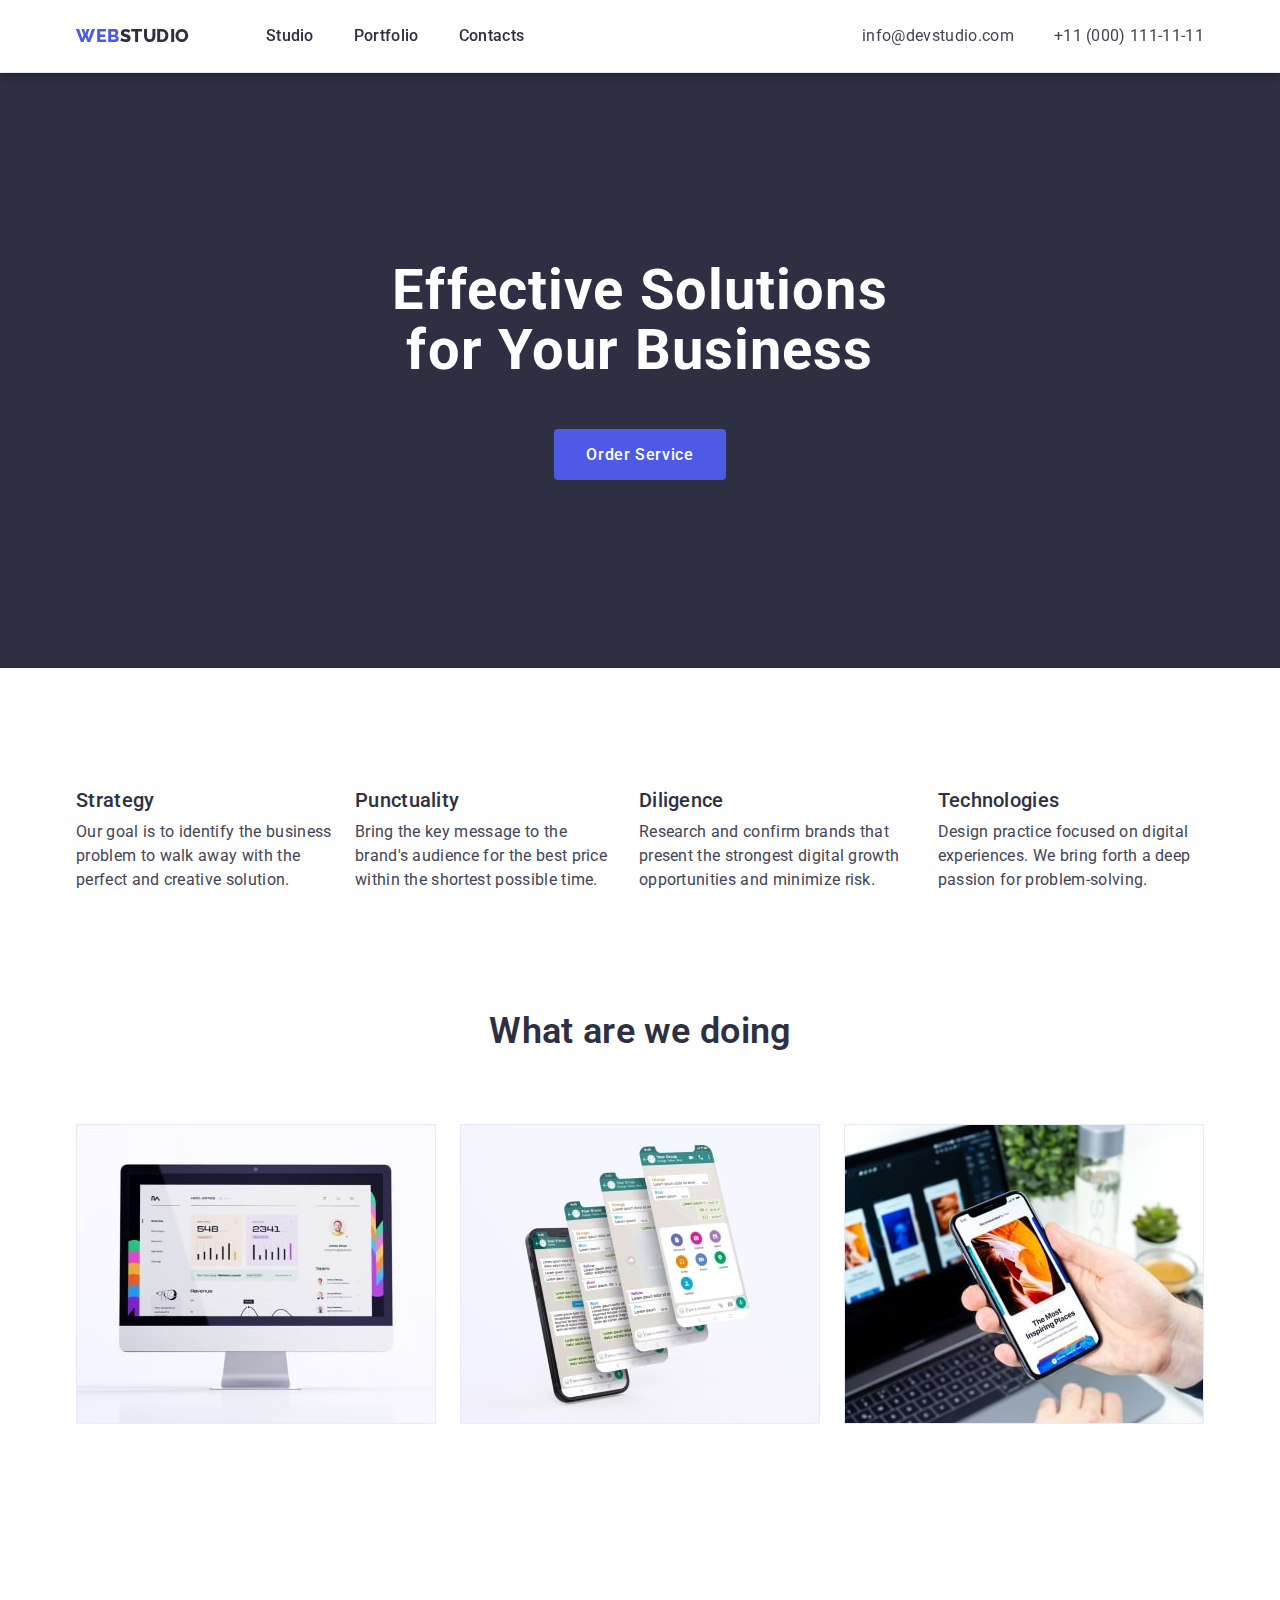
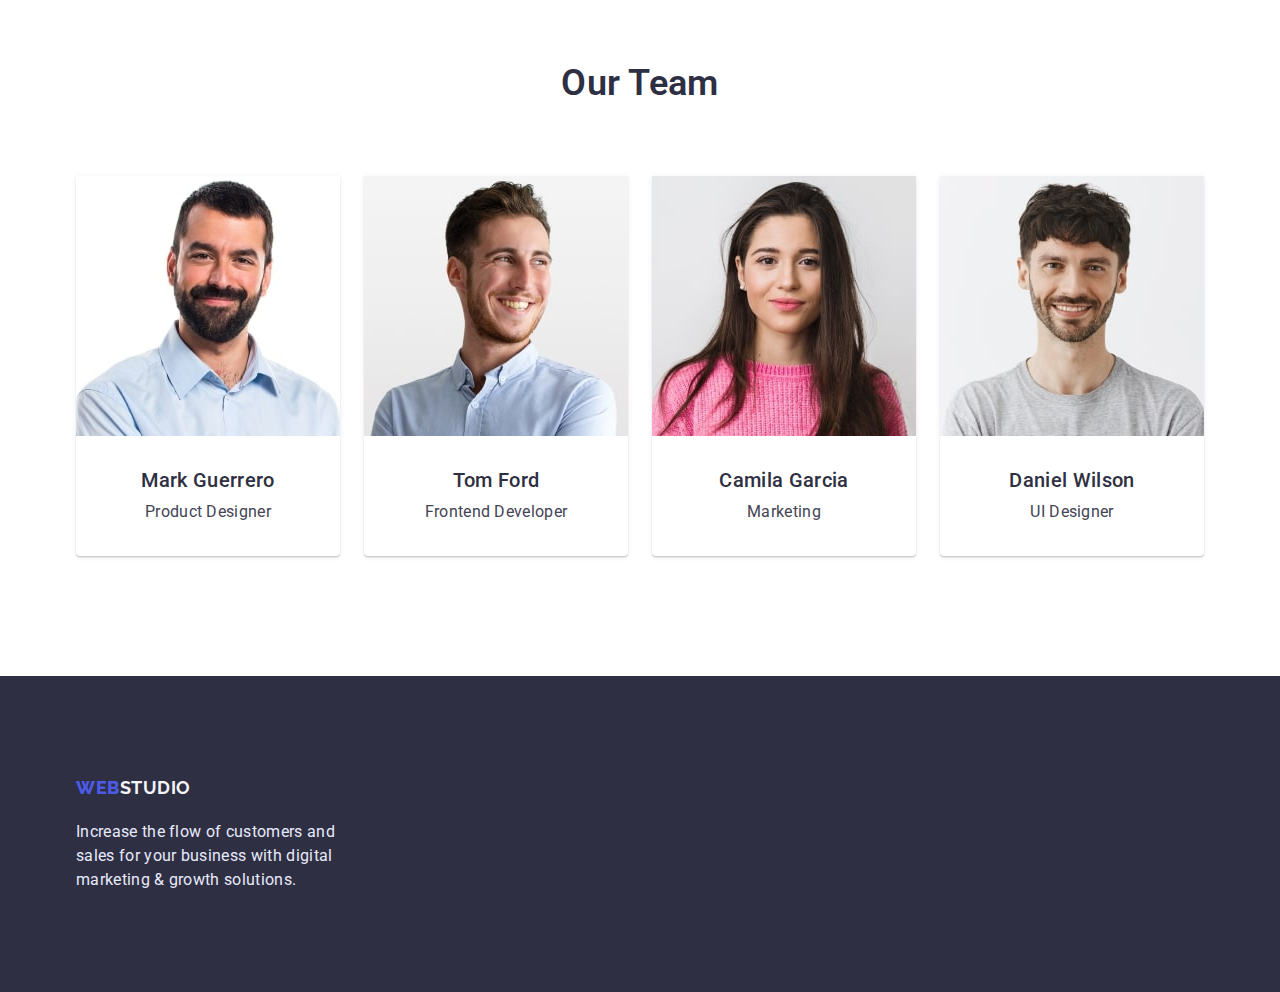
<file: index.html>
<!DOCTYPE html>
<html lang="en">
  <head>
    <meta charset="UTF-8" />
    <meta http-equiv="X-UA-Compatible" content="IE=edge" />
    <meta name="viewport" content="width=, initial-scale=1.0" />
    <link rel="stylesheet" href="./css/modern-normalize.css" />
    <link rel="stylesheet" href="./css/styles.css" />
    <link rel="preconnect" href="https://fonts.googleapis.com" />
    <link rel="preconnect" href="https://fonts.gstatic.com" crossorigin />
    <link
      href="https://fonts.googleapis.com/css2?family=Raleway:wght@800&family=Roboto:wght@400;500;700;900&display=swap"
      rel="stylesheet"
    />

    <title>Studio</title>
  </head>
  <body class="site-body">
    <!--header-->
    <header class="header">
      <div class="container header-container">
        <nav class="heder-navigation">
         
            <a class="logo link" href="./index.html">
              web <span class="heder-logo">studio</span>
            </a>
          
          <ul class="heder-list list">
            <li class="heder-item">
              <a class="hader-link link" href="./index.html">Studio</a>
            </li>
            <li class="heder-item">
              <a class="hader-link link" href="./portfolio.html">Portfolio</a>
            </li>
            <li class="heder-item">
              <a class="hader-link link" href="./index.html">Contacts</a>
            </li>
          </ul>
        </nav>
        <ul class="contacts list">
          <li>
            <a class="heder-contacts-link link" href="mailto:info@devstudio.com"
              >info@devstudio.com</a
            >
          </li>

          <li class="heder-contacts link">
            <a class="heder-contacts-link link" href="tel:+110001111111">+11 (000) 111-11-11</a>
          </li>
        </ul>
      </div>
    </header>

    <main class="main">
      <!--Dark-bg-->
      <section class="hero">
        <div class="container">
          <h1 class="hero-title">Effective Solutions for Your Business</h1>
          <!--Button -->
          <button class="hero-btn btn" type="button">Order Service</button>
        </div>
      </section>

      <!--section 1 Key team skills-->

      <section class="advantages-content">
        <div class="container">
          <h2 class="visually-hidden">Key team skills webstudio</h2>
          <ul class="advantages-list list">
            <li class="advantages-item">
              <h3 class="advantages-title title-h3">Strategy</h3>
              <p class="advantages-text">
                Our goal is to identify the business problem to walk away with the perfect and
                creative solution.
              </p>
            </li>
            <li class="advantages-item">
              <h3 class="advantages-title title-h3">Punctuality</h3>
              <p class="advantages-text">
                Bring the key message to the brand's audience for the best price within the shortest
                possible time.
              </p>
            </li>
            <li class="advantages-item">
              <h3 class="advantages-title title-h3">Diligence</h3>
              <p class="advantages-text">
                Research and confirm brands that present the strongest digital growth opportunities
                and minimize risk.
              </p>
            </li>
            <li class="advantages-item">
              <h3 class="advantages-title title-h3">Technologies</h3>
              <p class="advantages-text">
                Design practice focused on digital experiences. We bring forth a deep passion for
                problem-solving.
              </p>
            </li>
          </ul>
        </div>
      </section>
      <!--section 4 What are we doing-->
      <section class="work-content">
        <div class="container">
          <h2 class="title-h2">What are we doing</h2>
          <ul class="work-list list">
            <li class="work-list-item">
              <img src="./images/comp.jpg" alt="computer apple" width="360" height="300" />
            </li>
            <li class="work-list-item">
              <img src="./images/tel.jpg" alt="phone shows pages" width="360" height="300" />
            </li>
            <li class="work-list-item">
              <img src="./images/tel-comp.jpg" alt="phone and computer" width="360" height="300" />
            </li>
          </ul>
        </div>
      </section>
      <!-- section 3 Our Team-->
      <section class="team-content">
        <div class="container">
          <h2 class="title-h2">Our Team</h2>
          <ul class="team-list list">
            <li class="team-list-item">
              <img src="./images/PrDes.jpg" alt="guy brunette bearded" width="264" height="260" />
              <div class="item-text">
                <h3 class="title-h3">Mark Guerrero</h3>
                <p class="team-text">Product Designer</p>
              </div>
            </li>
            <li class="team-list-item">
              <img src="./images/Frontend.jpg" alt="blond guy" width="264" height="260" />
              <div class="item-text">
                <h3 class="title-h3">Tom Ford</h3>
                <p class="team-text">Frontend Developer</p>
              </div>
            </li>
            <li class="team-list-item">
              <img
                src="./images/Marketing.jpg"
                alt="girl with long hair in a pink sweater"
                width="264"
                height="260"
              />
              <div class="item-text">
                <h3 class="title-h3">Camila Garcia</h3>
                <p class="team-text">Marketing</p>
              </div>
            </li>
            <li class="team-list-item">
              <img
                src="./images/UIDes.jpg"
                alt="curly-haired boy smiling"
                width="264"
                height="260"
              />
              <div class="item-text">
                <h3 class="team-title title-h3">Daniel Wilson</h3>
                <p class="team-text">UI Designer</p>
              </div>
            </li>
          </ul>
        </div>
      </section>
    </main>
    <!--footer-->
    <footer class="footer">
      <div class="container">
        
          <a class="logo link" href="./index.html"> Web <span class="footer-logo">Studio</span> </a>
        
        <p class="footer-text">
          Increase the flow of customers and sales for your business with digital marketing & growth
          solutions.
        </p>
      </div>
    </footer>
  </body>
</html>
</file>
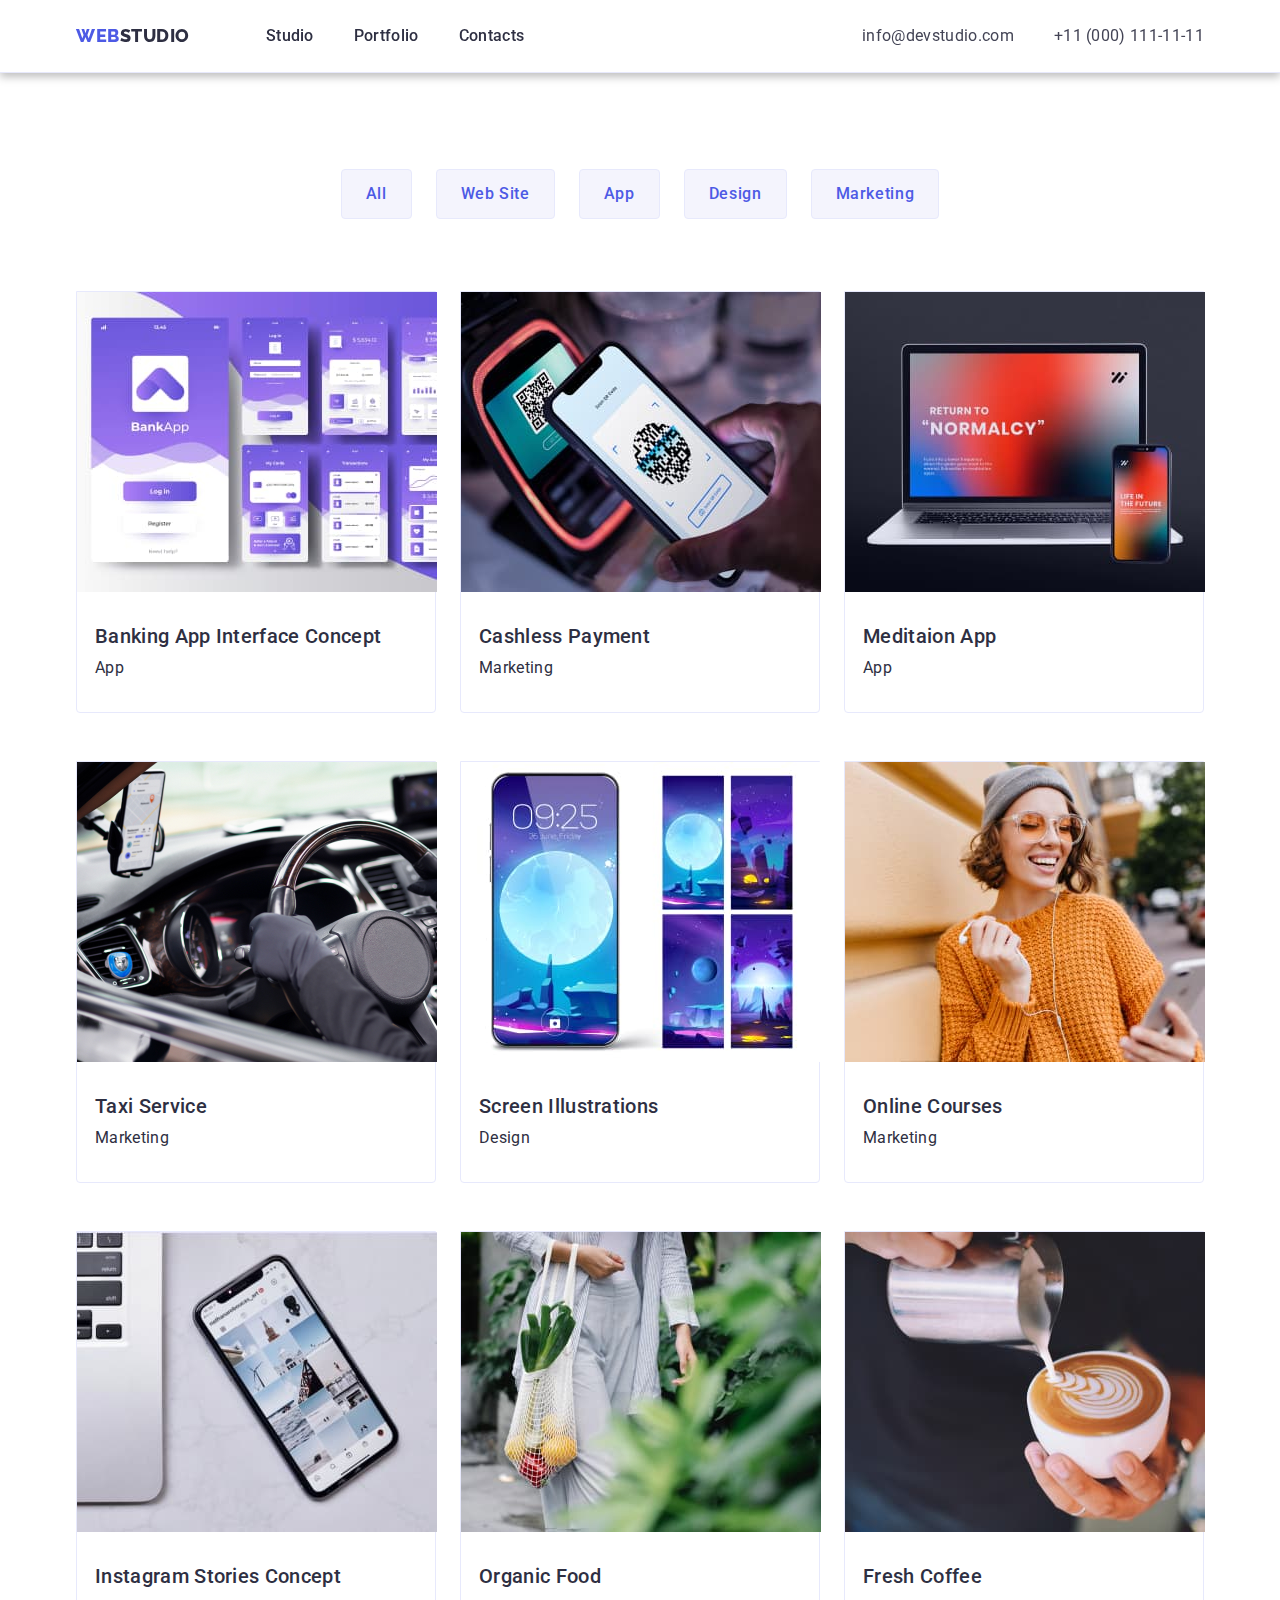
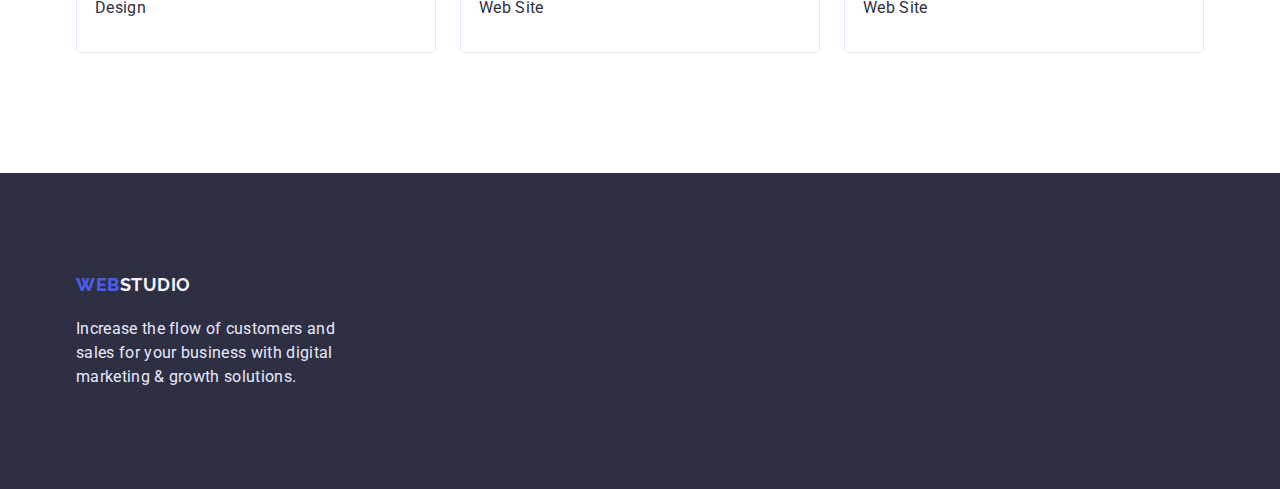
<file: portfolio.html>
<!DOCTYPE html>
<html lang="en">
  <head>
    <meta charset="UTF-8" />
    <meta http-equiv="X-UA-Compatible" content="IE=edge" />
    <meta name="viewport" content="width=, initial-scale=1.0" />
    <link rel="stylesheet" href="./css/modern-normalize.css" />
    <link rel="stylesheet" href="./css/styles.css" />
    <link rel="preconnect" href="https://fonts.googleapis.com" />
    <link rel="preconnect" href="https://fonts.gstatic.com" crossorigin />
    <link
      href="https://fonts.googleapis.com/css2?family=Raleway:wght@800&family=Roboto:wght@400;500;700;900&display=swap"
      rel="stylesheet"
    />
    
    <title>Portfolio</title>
  </head>
  <body class="site-body">
    <header class="header">
      <div class="container header-container">
        <nav class="heder-navigation">
          <div class="logo-link">
            <a class="logo link" href="./index.html">
              web <span class="heder-logo">studio</span>
            </a>
          </div>
          <ul class="heder-list list">
            <li class="heder-item">
              <a class="hader-link link" href="./index.html">Studio</a>
            </li>
            <li class="heder-item">
              <a class="hader-link link" href="./portfolio.html">Portfolio</a>
            </li>
            <li class="heder-item">
              <a class="hader-link link" href="./index.html">Contacts</a>
            </li>
          </ul>
        </nav>
        <ul class="contacts list">
          <li>
            <a class="heder-contacts-link link" href="mailto:info@devstudio.com"
              >info@devstudio.com</a
            >
          </li>
          <li class="heder-contacts link">
            <a class="heder-contacts-link link tel" href="tel:+110001111111">+11 (000) 111-11-11</a>
          </li>
        </ul>
      </div>
    </header>
    <main class="main">
      <section class="portfolio">
        <div class="container">
          <h1 class="visually-hidden">Portfolio</h1>
          <!--filter buttons -->
          <div class="filter">
            <button class="filter-btn btn" type="button">All</button>
            <button class="filter-btn btn" type="button">Web Site</button>
            <button class="filter-btn btn" type="button">App</button>
            <button class="filter-btn btn" type="button">Design</button>
            <button class="filter-btn btn" type="button">Marketing</button>
          </div>
          <!--portfolio -->
          <ul class="portfolio-list list">
            <li class="portfolio-list-item">
              <a class="link-portfolio" href="#">
                <img
                  src="./images/dev1.jpg"
                  alt="Screenshots from the phone banking application"
                  width="360"
                  height="300"
                />
              
              <div class="portfolio-item-title">
                <h2 class="title-h3">Banking App Interface Concept</h2>
                <p>App</p>
              </div>
            </a>
            </li>

            <li class="portfolio-list-item">
              <a class="link-portfolio" href="#">
                <img
                  src="./images/dev2.jpg"
                  alt="the phone scans the qr-code"
                  width="360"
                  height="300"
                />
              
              <div class="portfolio-item-title">
                <h2 class="title-h3">Cashless Payment</h2>
                <p>Marketing</p>
              </div>
            </a>
            </li>

            <li class="portfolio-list-item">
              <a  class="link-portfolio" href="#">
                <img src="./images/dev3.jpg" alt="Laptop and phone" width="360" height="300" />
              
              <div class="portfolio-item-title">
                <h2 class="title-h3">Meditaion App</h2>
                <p>App</p>
              </div>
            </a>
            </li>

            <li class="portfolio-list-item">
              <a  class="link-portfolio" href="#">
                <img
                  src="./images/dev4.jpg"
                  alt="the phone in the holder and the driver"
                  width="360"
                  height="300"
                />
              
              <div class="portfolio-item-title">
                <h2 class="title-h3">Taxi Service</h2>
                <p>Marketing</p>
              </div>
            </a>
            </li>

            <li class="portfolio-list-item">
              <a  class="link-portfolio" href="#">
                <img
                  src="./images/dev5.jpg"
                  alt="Five screenshots from the phone"
                  width="360"
                  height="300"
                />
              
              <div class="portfolio-item-title">
                <h2 class="title-h3">Screen Illustrations</h2>
                <p>Design</p>
              </div>
            </a>
            </li>

            <li class="portfolio-list-item">
              <a  class="link-portfolio" href="#">
                <img src="./images/dev6.jpg" alt="girl with headphones " width="360" height="300" />
              
              <div class="portfolio-item-title">
                <h2 class="title-h3">Online Courses</h2>
                <p>Marketing</p>
              </div>
            </a>
            </li>

            <li class="portfolio-list-item">
              <a class="link-portfolio"  href="#">
                <img
                  src="./images/dev7.jpg"
                  alt="Instagram page on your phone screen "
                  width="360"
                  height="300"
                />
              
              <div class="portfolio-item-title">
                <h2 class="title-h3">Instagram Stories Concept</h2>
                <p>Design</p>
              </div>
            </a>
            </li>

            <li class="portfolio-list-item">
              <a class="link-portfolio" href="#">
                <img
                  src="./images/dev8.jpg"
                  alt="a girl holding an eco-bag of vegetables"
                  width="360"
                  height="300"
                />
              
              <div class="portfolio-item-title">
                <h2 class="title-h3">Organic Food</h2>
                <p>Web Site</p>
              </div>
            </a>
            </li>

            <li class="portfolio-list-item">
              <a  class="link-portfolio" href="#">
                <img
                  src="./images/dev9.jpg"
                  alt="The barista pours the cappuccino"
                  width="360"
                  height="300"
                />
             
              <div class="portfolio-item-title">
                <h2 class="title-h3">Fresh Coffee</h2>
                <p>Web Site</p>
              </div>
            </a>
            </li>
          </ul>
        </div>
      </section>
    </main>
    <!--footer-->
    <footer class="footer">
      <div class="container">
          <a class="logo link" href="./index.html"> Web <span class="footer-logo">Studio</span> </a>
        <p class="footer-text">
          Increase the flow of customers and sales for your business with digital marketing & growth
          solutions.
        </p>
      </div>
    </footer>
  </body>
</html>
</file>
<file: css/styles.css>
:root {
    /*--title-color: #212121;*/
    --text-color: #2E2F42;
    --secondary-text-color: #434455;
    --accent-brand: #4D5AE5;
    --accent-active: #404BBF;
    --heder-logo: #000000;
    --site-background-color: #ffffff;
    --header-background-color: #ffffff;
    --hero-footer-bckround-color: #2E2F42;
    --hero-btn-text-color: #ffffff;
    --team-background-color: #F4F4FD;
    --filter-btn-background-color: #F4F4FD;
    --filter-btn-text-color: #ffffff;
    --footer-logo: #f5f4fa;}


*,
*::before,
*::after {
    box-sizing: border-box;}
 
h1, 
h2, 
h3, 
ul,
p {
    margin: 0 ;
    padding: 0 ;
}

ul {
   padding-left: 0;
}
img {
    display: block;
}


body {
    font-family: "Roboto", sans-serif;
    font-weight: 400;
    font-size: 16px;
    line-height: 1.5;
    letter-spacing: 0.02em;
    color: var(--secondary-text-color);
}
.main {
    background-color: var(--site-background-color);   
}

/* ------HEADER-----------*/
.container {
    width: 1158px;
    margin: 0 auto;
    padding-left: 15px;
    padding-right: 15px;
}

.header{
background-color: var(--header-background-color);
border-bottom: 1px solid #E7E9FC;
filter: drop-shadow(0px 4px 4px rgba(0, 0, 0, 0.25));
padding-top: 24px;
padding-bottom: 24px;
display: block;
}

.heder-navigation {
    display: flex;
    margin-right: auto;
    align-items: center;
}

.header-container {
    display: flex
 } 

.heder-logo {
    font-family: "Raleway";
    font-weight: 800;
    font-size: 18px;
    line-height: 1.33;
    letter-spacing: 0.03em;
    color: var(--text-color);
    text-transform: uppercase;
    display: flex; 
}

.logo {
    font-family: "Raleway";
    font-weight: 800;
    font-size: 18px;
    line-height: 1.33;
    letter-spacing: 0.03em;
    color: var(--accent-brand);
    text-transform: uppercase;  
    display: flex; 
}


.heder-list {
    display: flex;
    gap: 40px;
    margin-left: 76px;
}

.list {
    list-style: none;
}

.hader-link {
    font-weight: 500;
    font-size: 16px;
    line-height: 1.5;
    letter-spacing: 0.02em;
    color: var(--text-color);
}

.link {
    text-decoration: none;
    
}

.link:hover, 
.link:focus {
    color: var(--accent-active);
}

.contacts {
    display: flex ;
    align-items: center;
    gap: 40px;
    margin-left: auto;
}

.heder-contacts-link {
    font-weight: 400;
    font-size: 16px;
    line-height: 1.5;
    letter-spacing: 0.02em;
    color: var(--secondary-text-color);
}

/*-------HERO----------*/

.hero {
    background-color: var(--hero-footer-bckround-color);
    padding-top: 188px;
    padding-bottom: 188px;
}

.hero-title {
    font-weight: 700;
    font-size: 56px;
    line-height: 1.07;
    text-align: center;
    letter-spacing: 0.02em;
    margin-left: auto;
    margin-right: auto;
    margin-bottom: 48px;
    width: 496px;
    color: var(--filter-btn-text-color); 
}
    

.btn {
    cursor: pointer;
    border: none;
    font-family: inherit;  
    border-radius: 4px;
}
.hero-btn {
    font-weight: 500;
    font-size: 16px;
    line-height: 1.19;
    align-items: center;
    letter-spacing: 0.04em;
    color: var(--hero-btn-text-color);
    background-color: var(--accent-brand);
    margin-left: auto;
    margin-right: auto;
    display: flex;
    padding: 16px 32px;
}
.hero-btn:hover,
.hero-btn:focus {
background: var(--accent-active);
box-shadow: 0px 4px 4px rgba(0, 0, 0, 0.15);
}


/*----------advantages-------- */

.visually-hidden {
    position: absolute;
    white-space: nowrap;
    width: 1px;
    height: 1px;
    overflow: hidden;
    border: 0;
    padding: 0;
    clip: rect(0 0 0 0);
    clip-path: inset(50%);
    margin: -1px;
}
.advantages-content {
    padding-top: 120px;
    padding-bottom: 120px;
}

.advantages-list {
    display: flex;
    padding: auto;
    gap: 20px;
}

.title-h3 {
    font-weight: 500;
    font-size: 20px;
    line-height: 24px;
    color: var(--text-color);
    margin-bottom: 8px;
}

.title-h2 {
    font-weight: 600;
    font-size: 36px;
    line-height: 1.11;
    color: var(--text-color);
    text-align: center;
    margin-bottom: 72px;
}
.work-content {
    padding-top: 0;
    padding-bottom:  120px;
}

.work-list {
    display: flex;
    flex-wrap: wrap;
    justify-content: center;
    column-gap: 24px;
    row-gap: 48px;
}
.work-list-item {
    
}
/*----------team-------------*/
.team {
    background-color: var(--team-background-color);
}

.team-content {
    padding-top: 120px;
    padding-bottom: 120px;
}

.team-list {
    display: flex;
    gap: 20px;
    flex-wrap: wrap;
    justify-content: center;
    column-gap: 24px;
    row-gap: 48px;
}

.team-list-item {
    display: block;
    background-color: var(--site-background-color);
    box-shadow: 0px 1px 6px rgba(46, 47, 66, 0.08), 
    0px 1px 1px rgba(46, 47, 66, 0.16),
     0px 2px 1px rgba(46, 47, 66, 0.08);
    border-radius: 0px 0px 4px 4px;
}

.item-text {
   text-align: center;
    letter-spacing: 0.02em;
    color: var(--secondary-text-color);
    padding-top: 32px;
    padding-bottom: 32px;
}



/* --------------footer-------------*/
.footer {
    background: var(--hero-footer-bckround-color);
    padding-top: 100px;
    padding-bottom: 100px;
}
.footer-logo {
    font-family: 'Raleway';
    font-weight: 700;
    font-size: 18px;
    line-height: 1.33;
    letter-spacing: 0.03em;
    color: var(--footer-logo);
    text-transform: uppercase;
    display: flex;
}

.footer-text{
   color: #E7E9FC;
   width: 264px;
   margin-top: 20px;
  
}

/*---------Portfolio---------*/
.filter {
    display: flex;
    margin: 0 auto;
    flex-wrap: wrap;
    justify-content: center;
    column-gap: 24px;
    margin-bottom: 72px;
}

/*-------filter buttons-----*/

.filter-btn {
    font-weight: 500;
    font-size: 16px;
    line-height: 1.5;
    align-items: center;
    text-align: center;
    letter-spacing: 0.04em;
    color: var(--accent-brand);
    background-color: var(--filter-btn-background-color);
    padding: 12px 24px;
    gap: 24px;
    border: 1px solid #E7E9FC;
}

.filter-btn:hover,
.filter-btn:focus {
    background-color: var(--accent-brand);
    color: var(--filter-btn-text-color);
    border: 0;
    box-shadow: 0px 3px 1px rgba(0, 0, 0, 0.1), 
    0px 2px 1px rgba(0, 0, 0, 0.08), 0px 2px 2px rgba(0, 0, 0, 0.12);
}

.portfolio {
padding-top: 96px;
padding-bottom: 120px;
}

.portfolio-list {
    display: flex;
    flex-wrap: wrap;
    justify-content: center;
    column-gap: 24px;
    row-gap: 48px;
}

.portfolio-list-item {
    display: block;
    background-color: var(--site-background-color);
    width: 360px;
    border: 1px solid #E7E9FC;
    border-radius: 0px 0px 4px 4px;
    
}
.portfolio-list-item:hover,
.portfolio-list-item:focus {
    border: 0.5px solid #F4F4FD;
     box-shadow: 0px 1px 6px rgba(46, 47, 66, 0.08), 
        0px 1px 1px rgba(46, 47, 66, 0.16), 
        0px 2px 1px rgba(46, 47, 66, 0.08);
        
}
.link-portfolio {
text-decoration: none;
}

.portfolio-item-title {
    padding-top: 32px;
    padding-bottom: 32px;
    padding-left: 18px;
    color: var(--text-color);
}
</file>
